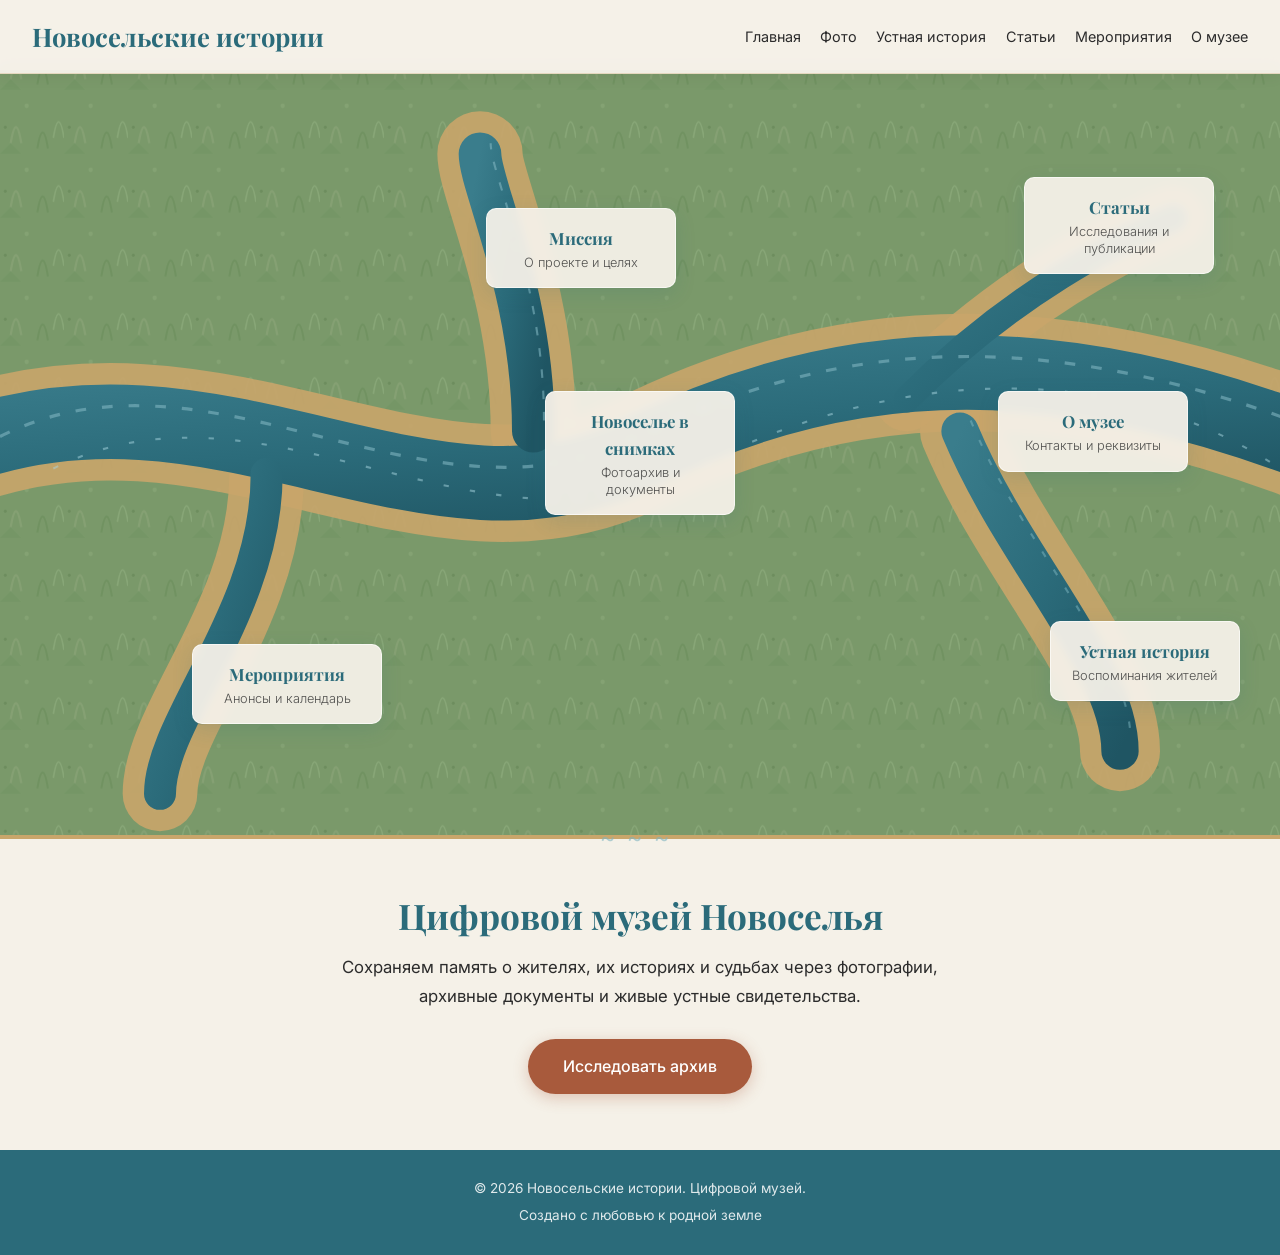
<file: index.html>
<!DOCTYPE html>
<html lang="ru">
<head>
    <meta charset="UTF-8">
    <meta name="viewport" content="width=device-width, initial-scale=1.0">
    <title>Новосельские истории — Цифровой музей</title>
    <link rel="preconnect" href="https://fonts.googleapis.com">
    <link rel="preconnect" href="https://fonts.gstatic.com" crossorigin>
    <link href="https://fonts.googleapis.com/css2?family=Playfair+Display:ital,wght@0,400;0,700;1,400&family=Inter:wght@300;400;500&display=swap" rel="stylesheet">
    <style>
        :root {
            --color-water-deep: #2B6B7A; --color-water-light: #7FB5C0; --color-bank: #C9A66B;
            --color-grass-1: #7A996A; --color-bg: #F5F1E8; --color-text: #2C2C2C; --color-accent: #A85A3C;
            --font-heading: 'Playfair Display', Georgia, serif; --font-body: 'Inter', -apple-system, sans-serif;
        }
        * { margin: 0; padding: 0; box-sizing: border-box; }
        html, body { width: 100%; min-height: 100vh; scroll-behavior: smooth; }
        body { font-family: var(--font-body); color: var(--color-text); background-color: var(--color-bg); line-height: 1.6; }
        
        .site-header { position: fixed; top: 0; left: 0; right: 0; background: rgba(245, 241, 232, 0.95); backdrop-filter: blur(8px); z-index: 1000; padding: 1rem 2rem; box-shadow: 0 2px 15px rgba(0,0,0,0.06); border-bottom: 1px solid rgba(201, 166, 107, 0.3); }
        .header-content { max-width: 1300px; margin: 0 auto; display: flex; justify-content: space-between; align-items: center; flex-wrap: wrap; gap: 1rem; }
        .site-title { font-family: var(--font-heading); font-size: 1.6rem; font-weight: 700; color: var(--color-water-deep); text-decoration: none; }
        .main-nav { display: flex; gap: 1.2rem; flex-wrap: wrap; }
        .nav-link { font-size: 0.9rem; color: var(--color-text); text-decoration: none; transition: color 0.3s ease; position: relative; }
        .nav-link:hover { color: var(--color-accent); }
        .nav-link::after { content: ''; position: absolute; bottom: -4px; left: 0; width: 0; height: 2px; background: var(--color-accent); transition: width 0.3s ease; }
        .nav-link:hover::after { width: 100%; }

        .landing-page { padding-top: 70px; }
        .map-container { position: relative; width: 100%; min-height: 85vh; background-color: var(--color-grass-1); overflow: hidden; }
        .channels-bg { position: absolute; top: 0; left: 0; width: 100%; height: 100%; z-index: 1; }
        .water-shimmer { animation: shimmer 6s ease-in-out infinite alternate; }
        @keyframes shimmer { 0% { opacity: 0.3; stroke-dashoffset: 0; } 100% { opacity: 0.7; stroke-dashoffset: -20; } }

        .island-card { position: absolute; background: rgba(245, 241, 232, 0.95); padding: 1rem 1.2rem; border-radius: 10px; box-shadow: 0 6px 20px rgba(43, 107, 122, 0.15); text-align: center; transition: all 0.4s cubic-bezier(0.25, 0.46, 0.45, 0.94); border: 1px solid rgba(255, 255, 255, 0.6); backdrop-filter: blur(4px); cursor: pointer; width: 190px; z-index: 5; text-decoration: none; display: block; }
        .island-card:hover { transform: translateY(-5px) scale(1.03); box-shadow: 0 12px 30px rgba(43, 107, 122, 0.25); background: rgba(245, 241, 232, 0.98); border-color: var(--color-water-light); }
        .island-card h3 { font-family: var(--font-heading); font-size: 1.05rem; color: var(--color-water-deep); margin-bottom: 0.2rem; font-weight: 700; }
        .island-card p { font-size: 0.8rem; color: var(--color-text); opacity: 0.8; font-weight: 300; line-height: 1.3; }

        .island-home { top: 42%; left: 12%; }
        .island-mission { top: 18%; left: 38%; }
        .island-photos { top: 42%; left: 50%; transform: translateX(-50%); }
        .island-photos:hover { transform: translateX(-50%) translateY(-5px) scale(1.03); }
        .island-oral { top: 72%; left: 82%; }
        .island-articles { top: 14%; left: 80%; }
        .island-events { top: 75%; left: 15%; }
        .island-about { top: 42%; left: 78%; }

        .welcome-section { background: var(--color-bg); padding: 3.5rem 2rem; text-align: center; border-top: 4px solid var(--color-bank); position: relative; }
        .welcome-section::before { content: '~~~'; position: absolute; top: -20px; left: 50%; transform: translateX(-50%); color: var(--color-water-light); font-size: 1.5rem; letter-spacing: 12px; opacity: 0.6; }
        .welcome-content { max-width: 650px; margin: 0 auto; }
        .welcome-title { font-family: var(--font-heading); font-size: 2.2rem; color: var(--color-water-deep); margin-bottom: 1rem; line-height: 1.2; }
        .welcome-text { font-size: 1.05rem; margin-bottom: 1.8rem; color: var(--color-text); line-height: 1.7; }
        .cta-button { display: inline-block; padding: 0.9rem 2.2rem; background: var(--color-accent); color: white; text-decoration: none; border-radius: 50px; font-weight: 500; transition: all 0.3s ease; box-shadow: 0 4px 15px rgba(168, 90, 60, 0.3); }
        .cta-button:hover { background: var(--color-water-deep); transform: translateY(-3px); box-shadow: 0 8px 25px rgba(43, 107, 122, 0.4); }

        .site-footer { background: var(--color-water-deep); color: white; text-align: center; padding: 1.5rem; }
        .site-footer p { margin: 0.3rem 0; opacity: 0.85; font-size: 0.85rem; }

        @media (max-width: 768px) {
            .header-content { flex-direction: column; align-items: center; text-align: center; }
            .site-title { font-size: 1.3rem; }
            .main-nav { justify-content: center; gap: 0.6rem; }
            .nav-link { font-size: 0.8rem; }
            .map-container { min-height: auto; padding: 2rem 0; background: var(--color-grass-1); }
            .island-card { position: relative; top: auto !important; left: auto !important; transform: none !important; width: 85%; max-width: 320px; margin: 0 auto 1.5rem auto; }
            .island-card:hover { transform: translateY(-3px) scale(1.02) !important; }
            .map-container::before { content: ''; position: absolute; top: 0; left: 50%; transform: translateX(-50%); width: 40px; height: 100%; background: linear-gradient(to bottom, var(--color-water-light), var(--color-water-deep), var(--color-water-light)); border-radius: 20px; z-index: 1; opacity: 0.6; }
            .island-home { margin-left: 5%; } .island-mission { margin-right: 5%; } .island-photos { margin-left: 5%; }
            .island-events { margin-right: 5%; } .island-oral { margin-left: 5%; } .island-articles { margin-right: 5%; } .island-about { margin-left: 5%; }
            .welcome-title { font-size: 1.7rem; } .welcome-text { font-size: 0.95rem; }
        }
    </style>
</head>
<body>
    <header class="site-header">
        <div class="header-content">
            <a href="index.html" class="site-title">Новосельские истории</a>
            <nav class="main-nav">
                <a href="index.html" class="nav-link">Главная</a>
                <a href="photos.html" class="nav-link">Фото</a>
                <a href="oral-history.html" class="nav-link">Устная история</a>
                <a href="articles.html" class="nav-link">Статьи</a>
                <a href="events.html" class="nav-link">Мероприятия</a>
                <a href="about.html" class="nav-link">О музее</a>
            </nav>
        </div>
    </header>

    <main class="landing-page">
        <div class="map-container">
            <svg class="channels-bg" viewBox="0 0 1200 800" preserveAspectRatio="xMidYMid slice" xmlns="http://www.w3.org/2000/svg">
                <defs>
                    <pattern id="grassTexture" x="0" y="0" width="60" height="60" patternUnits="userSpaceOnUse">
                        <rect width="60" height="60" fill="#7A996A"/>
                        <path d="M10 50 Q15 20 20 50" stroke="#8FA87C" stroke-width="2" fill="none" opacity="0.5"/>
                        <path d="M35 55 Q40 25 45 55" stroke="#6B8E5C" stroke-width="2" fill="none" opacity="0.6"/>
                        <path d="M50 45 Q55 15 60 45" stroke="#9BB88A" stroke-width="1.5" fill="none" opacity="0.4"/>
                        <circle cx="25" cy="15" r="2" fill="#9BB88A" opacity="0.3"/>
                        <circle cx="5" cy="35" r="1.5" fill="#5A7A4C" opacity="0.4"/>
                        <path d="M0 60 L10 50 L20 60" fill="#6B8E5C" opacity="0.3"/>
                    </pattern>
                    <linearGradient id="waterDeep" x1="0%" y1="0%" x2="100%" y2="100%">
                        <stop offset="0%" stop-color="#3a7d8c" /><stop offset="50%" stop-color="#2B6B7A" /><stop offset="100%" stop-color="#1f5563" />
                    </linearGradient>
                </defs>
                <rect width="1200" height="800" fill="url(#grassTexture)" />
                <path d="M -50 400 C 200 300, 400 500, 600 400 S 1000 300, 1250 400" fill="none" stroke="#C9A66B" stroke-width="110" stroke-linecap="round" opacity="0.9"/>
                <path d="M 500 380 C 500 250, 450 150, 450 120" fill="none" stroke="#C9A66B" stroke-width="80" stroke-linecap="round" opacity="0.9"/>
                <path d="M 250 420 C 250 550, 150 650, 150 720" fill="none" stroke="#C9A66B" stroke-width="70" stroke-linecap="round" opacity="0.9"/>
                <path d="M 900 380 C 950 500, 1050 600, 1050 680" fill="none" stroke="#C9A66B" stroke-width="75" stroke-linecap="round" opacity="0.9"/>
                <path d="M 850 350 C 950 250, 1050 200, 1100 180" fill="none" stroke="#C9A66B" stroke-width="60" stroke-linecap="round" opacity="0.9"/>
                <path d="M -50 400 C 200 300, 400 500, 600 400 S 1000 300, 1250 400" fill="none" stroke="url(#waterDeep)" stroke-width="70" stroke-linecap="round"/>
                <path d="M 500 380 C 500 250, 450 150, 450 120" fill="none" stroke="url(#waterDeep)" stroke-width="40" stroke-linecap="round"/>
                <path d="M 250 420 C 250 550, 150 650, 150 720" fill="none" stroke="url(#waterDeep)" stroke-width="30" stroke-linecap="round"/>
                <path d="M 900 380 C 950 500, 1050 600, 1050 680" fill="none" stroke="url(#waterDeep)" stroke-width="35" stroke-linecap="round"/>
                <path d="M 850 350 C 950 250, 1050 200, 1100 180" fill="none" stroke="url(#waterDeep)" stroke-width="25" stroke-linecap="round"/>
                <path class="water-shimmer" d="M 0 385 C 200 285, 400 485, 600 385 S 1000 285, 1250 385" fill="none" stroke="#7FB5C0" stroke-width="3" stroke-dasharray="10, 15" opacity="0.6"/>
                <path class="water-shimmer" d="M 50 415 C 250 315, 450 515, 650 415 S 1050 315, 1200 415" fill="none" stroke="#a8d5e0" stroke-width="2" stroke-dasharray="5, 20" opacity="0.5" style="animation-delay: 1.5s;"/>
                <path class="water-shimmer" d="M 510 370 C 510 240, 460 140, 460 110" fill="none" stroke="#7FB5C0" stroke-width="2" stroke-dasharray="8, 12" opacity="0.6" style="animation-delay: 0.5s;"/>
                <path class="water-shimmer" d="M 910 370 C 960 490, 1060 590, 1060 670" fill="none" stroke="#7FB5C0" stroke-width="2" stroke-dasharray="6, 14" opacity="0.5" style="animation-delay: 2s;"/>
            </svg>

            <a href="mission.html" class="island-card island-mission"><h3>Миссия</h3><p>О проекте и целях</p></a>
            <a href="articles.html" class="island-card island-articles"><h3>Статьи</h3><p>Исследования и публикации</p></a>
            <a href="photos.html" class="island-card island-photos"><h3>Новоселье в снимках</h3><p>Фотоархив и документы</p></a>
            <a href="oral-history.html" class="island-card island-oral"><h3>Устная история</h3><p>Воспоминания жителей</p></a>
            <a href="events.html" class="island-card island-events"><h3>Мероприятия</h3><p>Анонсы и календарь</p></a>
            <a href="about.html" class="island-card island-about"><h3>О музее</h3><p>Контакты и реквизиты</p></a>
        </div>

        <section class="welcome-section">
            <div class="welcome-content">
                <h2 class="welcome-title">Цифровой музей Новоселья</h2>
                <p class="welcome-text">Сохраняем память о жителях, их историях и судьбах через фотографии, архивные документы и живые устные свидетельства.</p>
                <a href="photos.html" class="cta-button">Исследовать архив</a>
            </div>
        </section>
    </main>

    <footer class="site-footer">
        <p>&copy; 2026 Новосельские истории. Цифровой музей.</p>
        <p>Создано с любовью к родной земле</p>
    </footer>
</body>
</html>
</file>
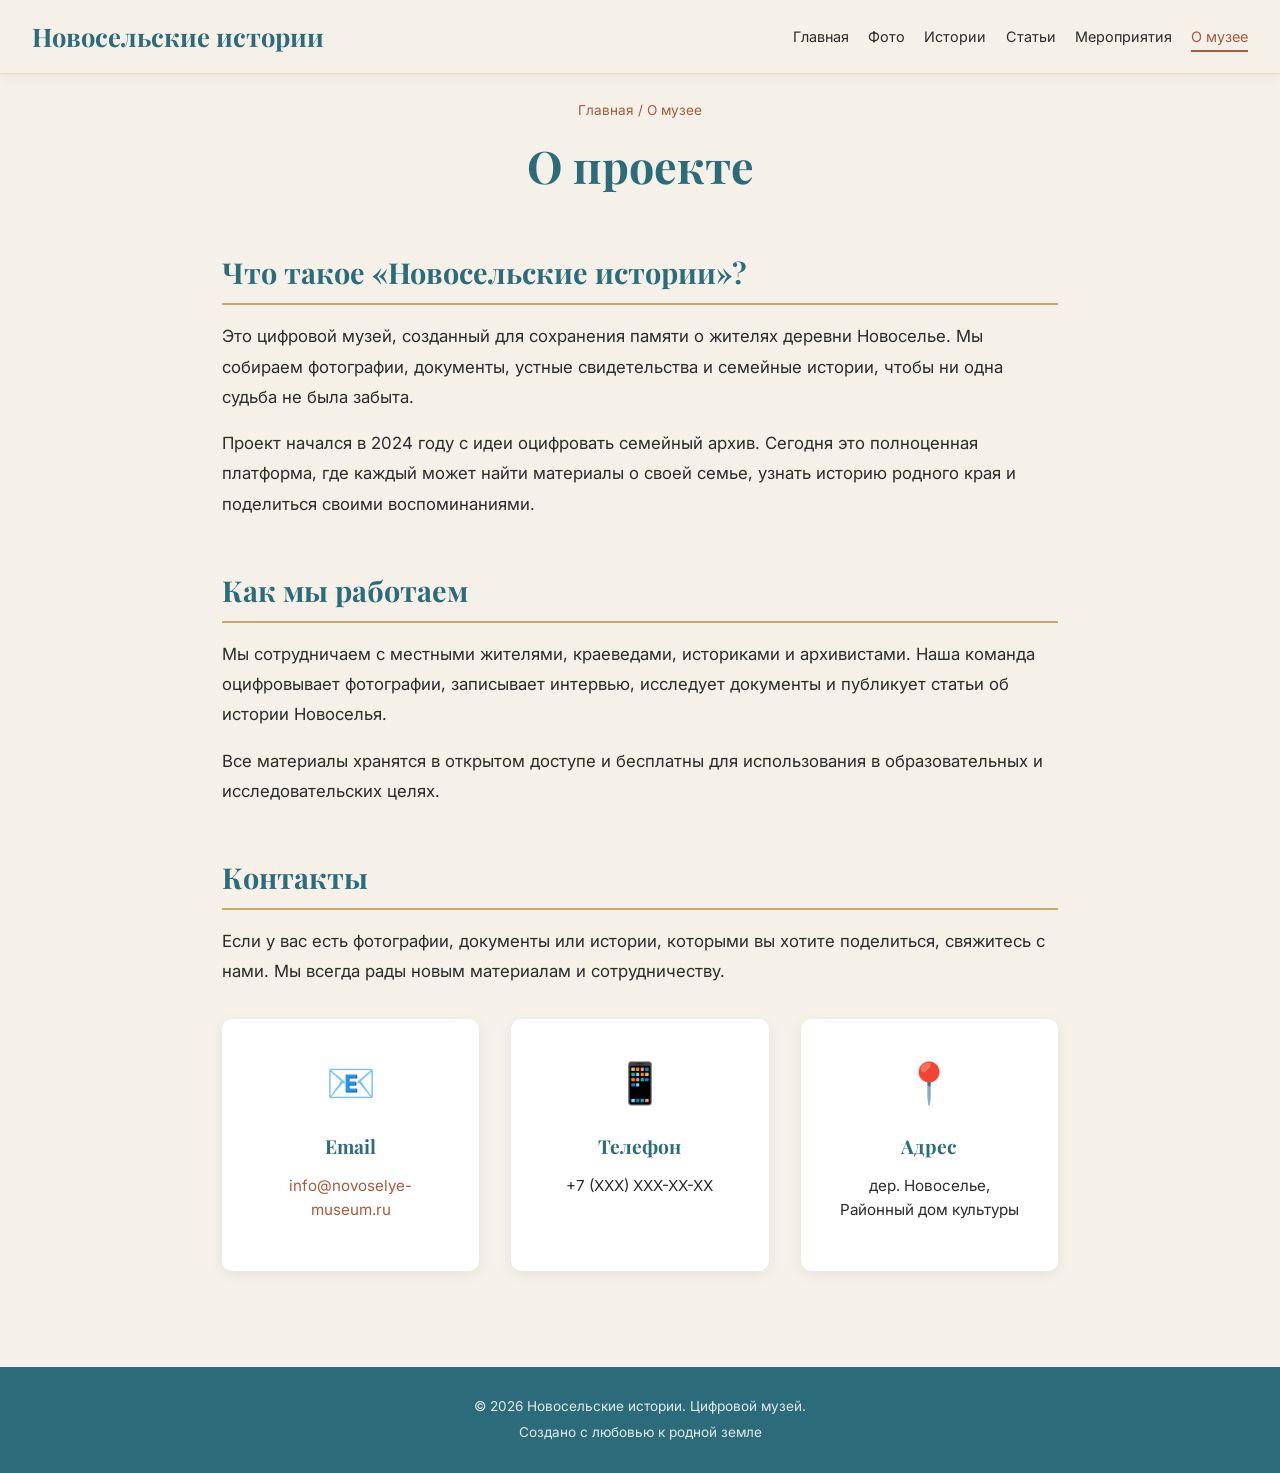
<file: about.html>
<!DOCTYPE html>
<html lang="ru">
<head>
    <meta charset="UTF-8">
    <meta name="viewport" content="width=device-width, initial-scale=1.0">
    <title>О музее — Новосельские истории</title>
    <link rel="preconnect" href="https://fonts.googleapis.com">
    <link rel="preconnect" href="https://fonts.gstatic.com" crossorigin>
    <link href="https://fonts.googleapis.com/css2?family=Playfair+Display:ital,wght@0,400;0,700;1,400&family=Inter:wght@300;400;500&display=swap" rel="stylesheet">
    <style>
        :root {
            --color-water-deep: #2B6B7A; --color-water-light: #7FB5C0; --color-bank: #C9A66B;
            --color-bg: #F5F1E8; --color-text: #2C2C2C; --color-accent: #A85A3C;
            --font-heading: 'Playfair Display', Georgia, serif; --font-body: 'Inter', -apple-system, sans-serif;
        }
        * { margin: 0; padding: 0; box-sizing: border-box; }
        body { font-family: var(--font-body); color: var(--color-text); background-color: var(--color-bg); line-height: 1.6; min-height: 100vh; display: flex; flex-direction: column; }
        
        .site-header { position: fixed; top: 0; left: 0; right: 0; background: rgba(245, 241, 232, 0.95); backdrop-filter: blur(8px); z-index: 1000; padding: 1rem 2rem; box-shadow: 0 2px 15px rgba(0,0,0,0.06); border-bottom: 1px solid rgba(201, 166, 107, 0.3); }
        .header-content { max-width: 1300px; margin: 0 auto; display: flex; justify-content: space-between; align-items: center; flex-wrap: wrap; gap: 1rem; }
        .site-title { font-family: var(--font-heading); font-size: 1.6rem; font-weight: 700; color: var(--color-water-deep); text-decoration: none; }
        .main-nav { display: flex; gap: 1.2rem; flex-wrap: wrap; }
        .nav-link { font-size: 0.9rem; color: var(--color-text); text-decoration: none; transition: color 0.3s ease; position: relative; }
        .nav-link:hover, .nav-link.active { color: var(--color-accent); }
        .nav-link.active::after { content: ''; position: absolute; bottom: -4px; left: 0; width: 100%; height: 2px; background: var(--color-accent); }

        .page-content { flex: 1; padding-top: 100px; padding-bottom: 3rem; width: 100%; max-width: 900px; margin: 0 auto; padding-left: 2rem; padding-right: 2rem; }
        
        .page-header { margin-bottom: 3rem; text-align: center; }
        .breadcrumbs { font-size: 0.85rem; color: var(--color-accent); margin-bottom: 0.5rem; }
        .breadcrumbs a { color: var(--color-accent); text-decoration: none; }
        .breadcrumbs a:hover { text-decoration: underline; }
        .page-title { font-family: var(--font-heading); font-size: 2.8rem; color: var(--color-water-deep); margin-bottom: 1rem; }

        .about-section { margin-bottom: 3rem; }
        .about-section h2 { font-family: var(--font-heading); font-size: 1.8rem; color: var(--color-water-deep); margin-bottom: 1rem; border-bottom: 2px solid var(--color-bank); padding-bottom: 0.5rem; }
        .about-section p { font-size: 1.05rem; line-height: 1.8; margin-bottom: 1rem; }

        .contact-grid { display: grid; grid-template-columns: repeat(auto-fit, minmax(250px, 1fr)); gap: 2rem; margin-top: 2rem; }
        .contact-card { background: white; padding: 2rem; border-radius: 10px; box-shadow: 0 4px 15px rgba(0,0,0,0.06); text-align: center; }
        .contact-icon { font-size: 2.5rem; margin-bottom: 1rem; }
        .contact-card h3 { font-family: var(--font-heading); font-size: 1.2rem; color: var(--color-water-deep); margin-bottom: 0.8rem; }
        .contact-card p { font-size: 0.95rem; line-height: 1.6; }
        .contact-card a { color: var(--color-accent); text-decoration: none; }
        .contact-card a:hover { text-decoration: underline; }

        .site-footer { background: var(--color-water-deep); color: white; text-align: center; padding: 1.5rem; margin-top: auto; }
        .site-footer p { margin: 0.3rem 0; opacity: 0.85; font-size: 0.85rem; }

        @media (max-width: 768px) {
            .header-content { flex-direction: column; align-items: center; }
            .page-title { font-size: 2rem; }
            .contact-grid { grid-template-columns: 1fr; }
        }
    </style>
</head>
<body>
    <header class="site-header">
        <div class="header-content">
            <a href="index.html" class="site-title">Новосельские истории</a>
            <nav class="main-nav">
                <a href="index.html" class="nav-link">Главная</a>
                <a href="photos.html" class="nav-link">Фото</a>
                <a href="oral-history.html" class="nav-link">Истории</a>
                <a href="articles.html" class="nav-link">Статьи</a>
                <a href="events.html" class="nav-link">Мероприятия</a>
                <a href="about.html" class="nav-link active">О музее</a>
            </nav>
        </div>
    </header>

    <main class="page-content">
        <div class="page-header">
            <div class="breadcrumbs"><a href="index.html">Главная</a> / О музее</div>
            <h1 class="page-title">О проекте</h1>
        </div>

        <div class="about-section">
            <h2>Что такое «Новосельские истории»?</h2>
            <p>Это цифровой музей, созданный для сохранения памяти о жителях деревни Новоселье. Мы собираем фотографии, документы, устные свидетельства и семейные истории, чтобы ни одна судьба не была забыта.</p>
            <p>Проект начался в 2024 году с идеи оцифровать семейный архив. Сегодня это полноценная платформа, где каждый может найти материалы о своей семье, узнать историю родного края и поделиться своими воспоминаниями.</p>
        </div>

        <div class="about-section">
            <h2>Как мы работаем</h2>
            <p>Мы сотрудничаем с местными жителями, краеведами, историками и архивистами. Наша команда оцифровывает фотографии, записывает интервью, исследует документы и публикует статьи об истории Новоселья.</p>
            <p>Все материалы хранятся в открытом доступе и бесплатны для использования в образовательных и исследовательских целях.</p>
        </div>

        <div class="about-section">
            <h2>Контакты</h2>
            <p>Если у вас есть фотографии, документы или истории, которыми вы хотите поделиться, свяжитесь с нами. Мы всегда рады новым материалам и сотрудничеству.</p>
            
            <div class="contact-grid">
                <div class="contact-card">
                    <div class="contact-icon">📧</div>
                    <h3>Email</h3>
                    <p><a href="mailto:info@novoselye-museum.ru">info@novoselye-museum.ru</a></p>
                </div>
                <div class="contact-card">
                    <div class="contact-icon">📱</div>
                    <h3>Телефон</h3>
                    <p>+7 (XXX) XXX-XX-XX</p>
                </div>
                <div class="contact-card">
                    <div class="contact-icon">📍</div>
                    <h3>Адрес</h3>
                    <p>дер. Новоселье,<br>Районный дом культуры</p>
                </div>
            </div>
        </div>
    </main>

    <footer class="site-footer">
        <p>&copy; 2026 Новосельские истории. Цифровой музей.</p>
        <p>Создано с любовью к родной земле</p>
    </footer>
</body>
</html>
</file>
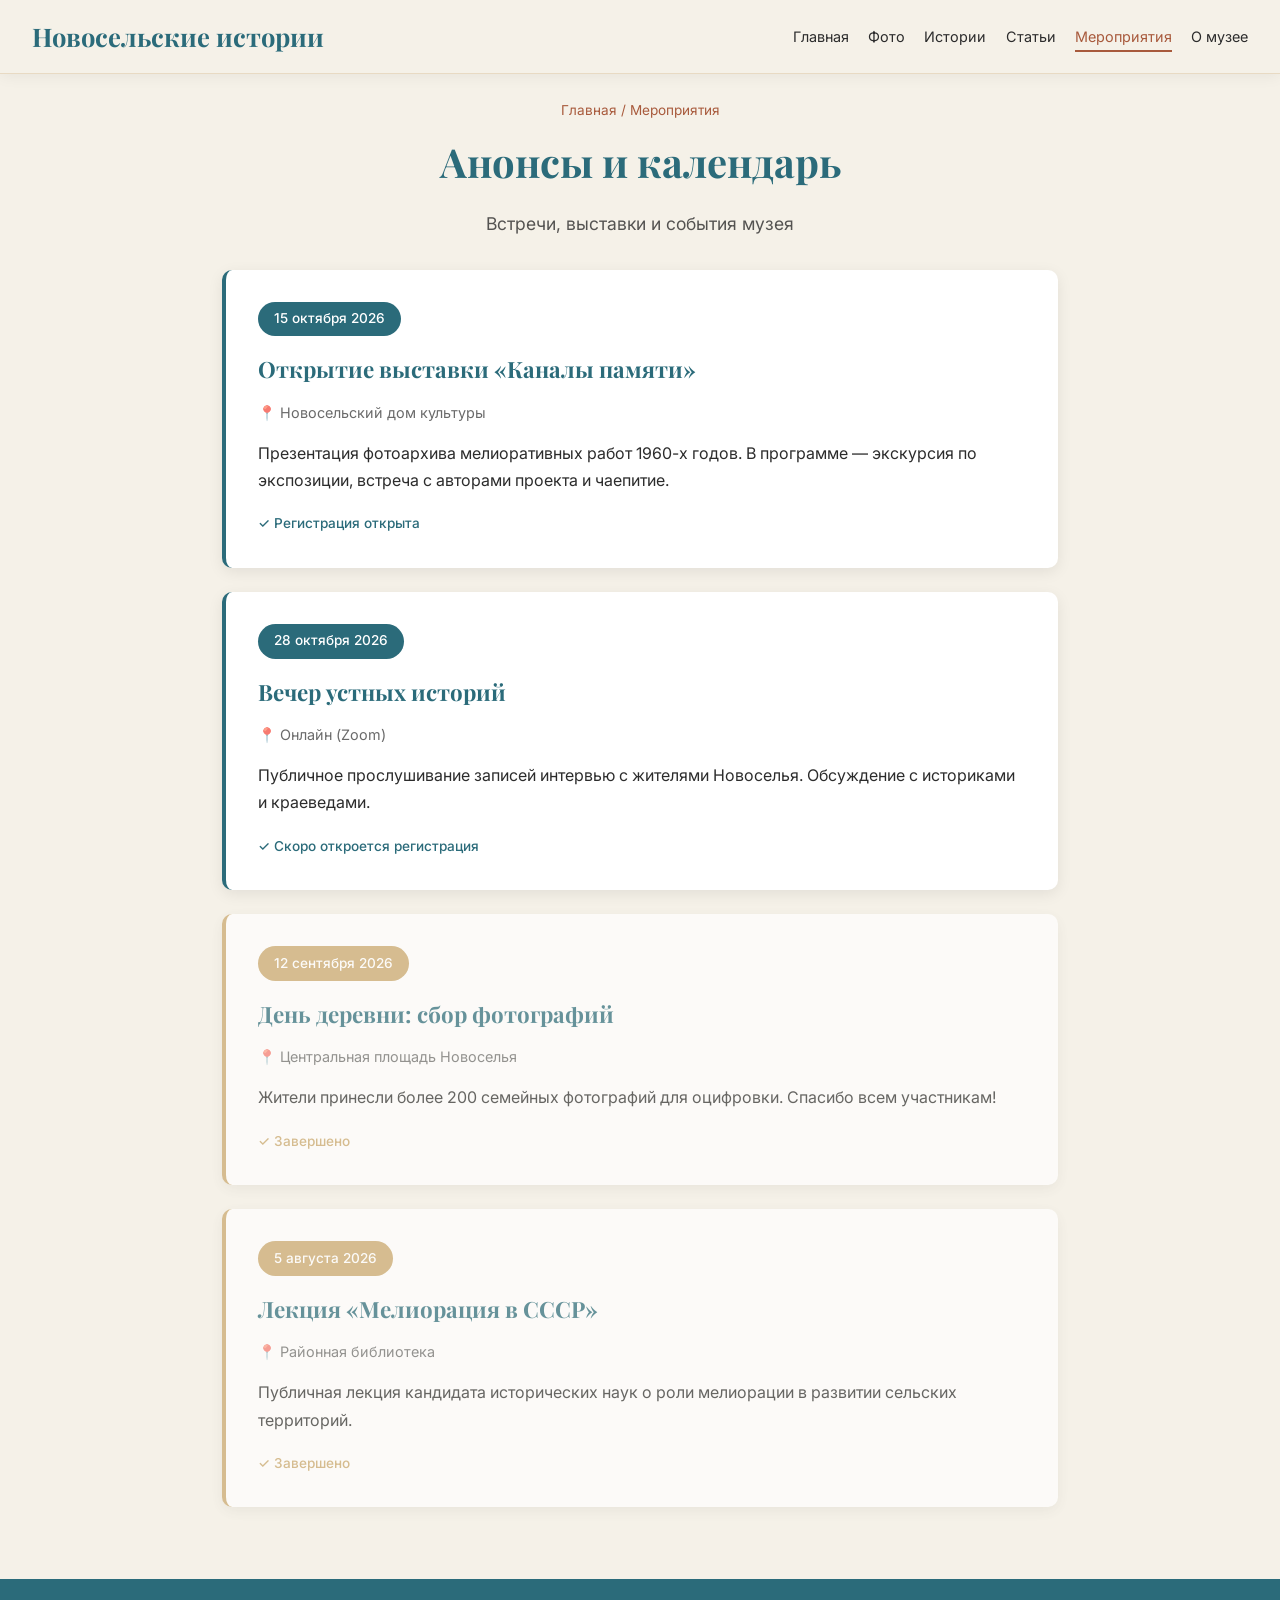
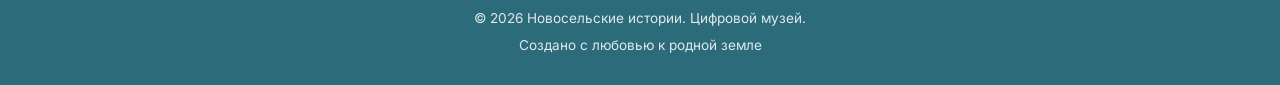
<file: events.html>
<!DOCTYPE html>
<html lang="ru">
<head>
    <meta charset="UTF-8">
    <meta name="viewport" content="width=device-width, initial-scale=1.0">
    <title>Мероприятия — Новосельские истории</title>
    <link rel="preconnect" href="https://fonts.googleapis.com">
    <link rel="preconnect" href="https://fonts.gstatic.com" crossorigin>
    <link href="https://fonts.googleapis.com/css2?family=Playfair+Display:ital,wght@0,400;0,700;1,400&family=Inter:wght@300;400;500&display=swap" rel="stylesheet">
    <style>
        :root {
            --color-water-deep: #2B6B7A; --color-water-light: #7FB5C0; --color-bank: #C9A66B;
            --color-bg: #F5F1E8; --color-text: #2C2C2C; --color-accent: #A85A3C;
            --font-heading: 'Playfair Display', Georgia, serif; --font-body: 'Inter', -apple-system, sans-serif;
        }
        * { margin: 0; padding: 0; box-sizing: border-box; }
        body { font-family: var(--font-body); color: var(--color-text); background-color: var(--color-bg); line-height: 1.6; min-height: 100vh; display: flex; flex-direction: column; }
        
        .site-header { position: fixed; top: 0; left: 0; right: 0; background: rgba(245, 241, 232, 0.95); backdrop-filter: blur(8px); z-index: 1000; padding: 1rem 2rem; box-shadow: 0 2px 15px rgba(0,0,0,0.06); border-bottom: 1px solid rgba(201, 166, 107, 0.3); }
        .header-content { max-width: 1300px; margin: 0 auto; display: flex; justify-content: space-between; align-items: center; flex-wrap: wrap; gap: 1rem; }
        .site-title { font-family: var(--font-heading); font-size: 1.6rem; font-weight: 700; color: var(--color-water-deep); text-decoration: none; }
        .main-nav { display: flex; gap: 1.2rem; flex-wrap: wrap; }
        .nav-link { font-size: 0.9rem; color: var(--color-text); text-decoration: none; transition: color 0.3s ease; position: relative; }
        .nav-link:hover, .nav-link.active { color: var(--color-accent); }
        .nav-link.active::after { content: ''; position: absolute; bottom: -4px; left: 0; width: 100%; height: 2px; background: var(--color-accent); }

        .page-content { flex: 1; padding-top: 100px; padding-bottom: 3rem; width: 100%; max-width: 900px; margin: 0 auto; padding-left: 2rem; padding-right: 2rem; }
        
        .page-header { margin-bottom: 2rem; text-align: center; }
        .breadcrumbs { font-size: 0.85rem; color: var(--color-accent); margin-bottom: 0.5rem; }
        .breadcrumbs a { color: var(--color-accent); text-decoration: none; }
        .breadcrumbs a:hover { text-decoration: underline; }
        .page-title { font-family: var(--font-heading); font-size: 2.5rem; color: var(--color-water-deep); margin-bottom: 1rem; }
        .page-subtitle { font-size: 1.1rem; color: var(--color-text); opacity: 0.8; max-width: 600px; margin: 0 auto; }

        .events-list { margin-top: 2rem; }

        .event-card { background: white; border-radius: 10px; padding: 2rem; margin-bottom: 1.5rem; box-shadow: 0 4px 15px rgba(0,0,0,0.08); border-left: 4px solid var(--color-water-deep); transition: all 0.3s ease; }
        .event-card:hover { transform: translateX(5px); box-shadow: 0 8px 25px rgba(43, 107, 122, 0.15); }
        .event-card.past { opacity: 0.7; border-left-color: var(--color-bank); }
        
        .event-date { display: inline-block; background: var(--color-water-deep); color: white; padding: 0.4rem 1rem; border-radius: 50px; font-size: 0.85rem; font-weight: 500; margin-bottom: 1rem; }
        .event-card.past .event-date { background: var(--color-bank); }
        
        .event-title { font-family: var(--font-heading); font-size: 1.4rem; color: var(--color-water-deep); margin-bottom: 0.8rem; }
        .event-location { font-size: 0.9rem; opacity: 0.7; margin-bottom: 1rem; display: flex; align-items: center; gap: 0.5rem; }
        .event-description { font-size: 1rem; line-height: 1.7; margin-bottom: 1rem; }
        .event-status { font-size: 0.85rem; font-weight: 500; }
        .event-status.upcoming { color: var(--color-water-deep); }
        .event-status.completed { color: var(--color-bank); }

        .site-footer { background: var(--color-water-deep); color: white; text-align: center; padding: 1.5rem; margin-top: auto; }
        .site-footer p { margin: 0.3rem 0; opacity: 0.85; font-size: 0.85rem; }

        @media (max-width: 768px) {
            .header-content { flex-direction: column; align-items: center; }
            .page-title { font-size: 2rem; }
            .event-card { padding: 1.5rem; }
        }
    </style>
</head>
<body>
    <header class="site-header">
        <div class="header-content">
            <a href="index.html" class="site-title">Новосельские истории</a>
            <nav class="main-nav">
                <a href="index.html" class="nav-link">Главная</a>
                <a href="photos.html" class="nav-link">Фото</a>
                <a href="oral-history.html" class="nav-link">Истории</a>
                <a href="articles.html" class="nav-link">Статьи</a>
                <a href="events.html" class="nav-link active">Мероприятия</a>
                <a href="about.html" class="nav-link">О музее</a>
            </nav>
        </div>
    </header>

    <main class="page-content">
        <div class="page-header">
            <div class="breadcrumbs"><a href="index.html">Главная</a> / Мероприятия</div>
            <h1 class="page-title">Анонсы и календарь</h1>
            <p class="page-subtitle">Встречи, выставки и события музея</p>
        </div>

        <div class="events-list">
            <!-- Будущее мероприятие -->
            <div class="event-card">
                <span class="event-date">15 октября 2026</span>
                <h2 class="event-title">Открытие выставки «Каналы памяти»</h2>
                <div class="event-location">📍 Новосельский дом культуры</div>
                <p class="event-description">Презентация фотоархива мелиоративных работ 1960-х годов. В программе — экскурсия по экспозиции, встреча с авторами проекта и чаепитие.</p>
                <span class="event-status upcoming">✓ Регистрация открыта</span>
            </div>

            <!-- Будущее мероприятие -->
            <div class="event-card">
                <span class="event-date">28 октября 2026</span>
                <h2 class="event-title">Вечер устных историй</h2>
                <div class="event-location">📍 Онлайн (Zoom)</div>
                <p class="event-description">Публичное прослушивание записей интервью с жителями Новоселья. Обсуждение с историками и краеведами.</p>
                <span class="event-status upcoming">✓ Скоро откроется регистрация</span>
            </div>

            <!-- Прошедшее мероприятие -->
            <div class="event-card past">
                <span class="event-date">12 сентября 2026</span>
                <h2 class="event-title">День деревни: сбор фотографий</h2>
                <div class="event-location">📍 Центральная площадь Новоселья</div>
                <p class="event-description">Жители принесли более 200 семейных фотографий для оцифровки. Спасибо всем участникам!</p>
                <span class="event-status completed">✓ Завершено</span>
            </div>

            <!-- Прошедшее мероприятие -->
            <div class="event-card past">
                <span class="event-date">5 августа 2026</span>
                <h2 class="event-title">Лекция «Мелиорация в СССР»</h2>
                <div class="event-location">📍 Районная библиотека</div>
                <p class="event-description">Публичная лекция кандидата исторических наук о роли мелиорации в развитии сельских территорий.</p>
                <span class="event-status completed">✓ Завершено</span>
            </div>
        </div>
    </main>

    <footer class="site-footer">
        <p>&copy; 2026 Новосельские истории. Цифровой музей.</p>
        <p>Создано с любовью к родной земле</p>
    </footer>
</body>
</html>
</file>
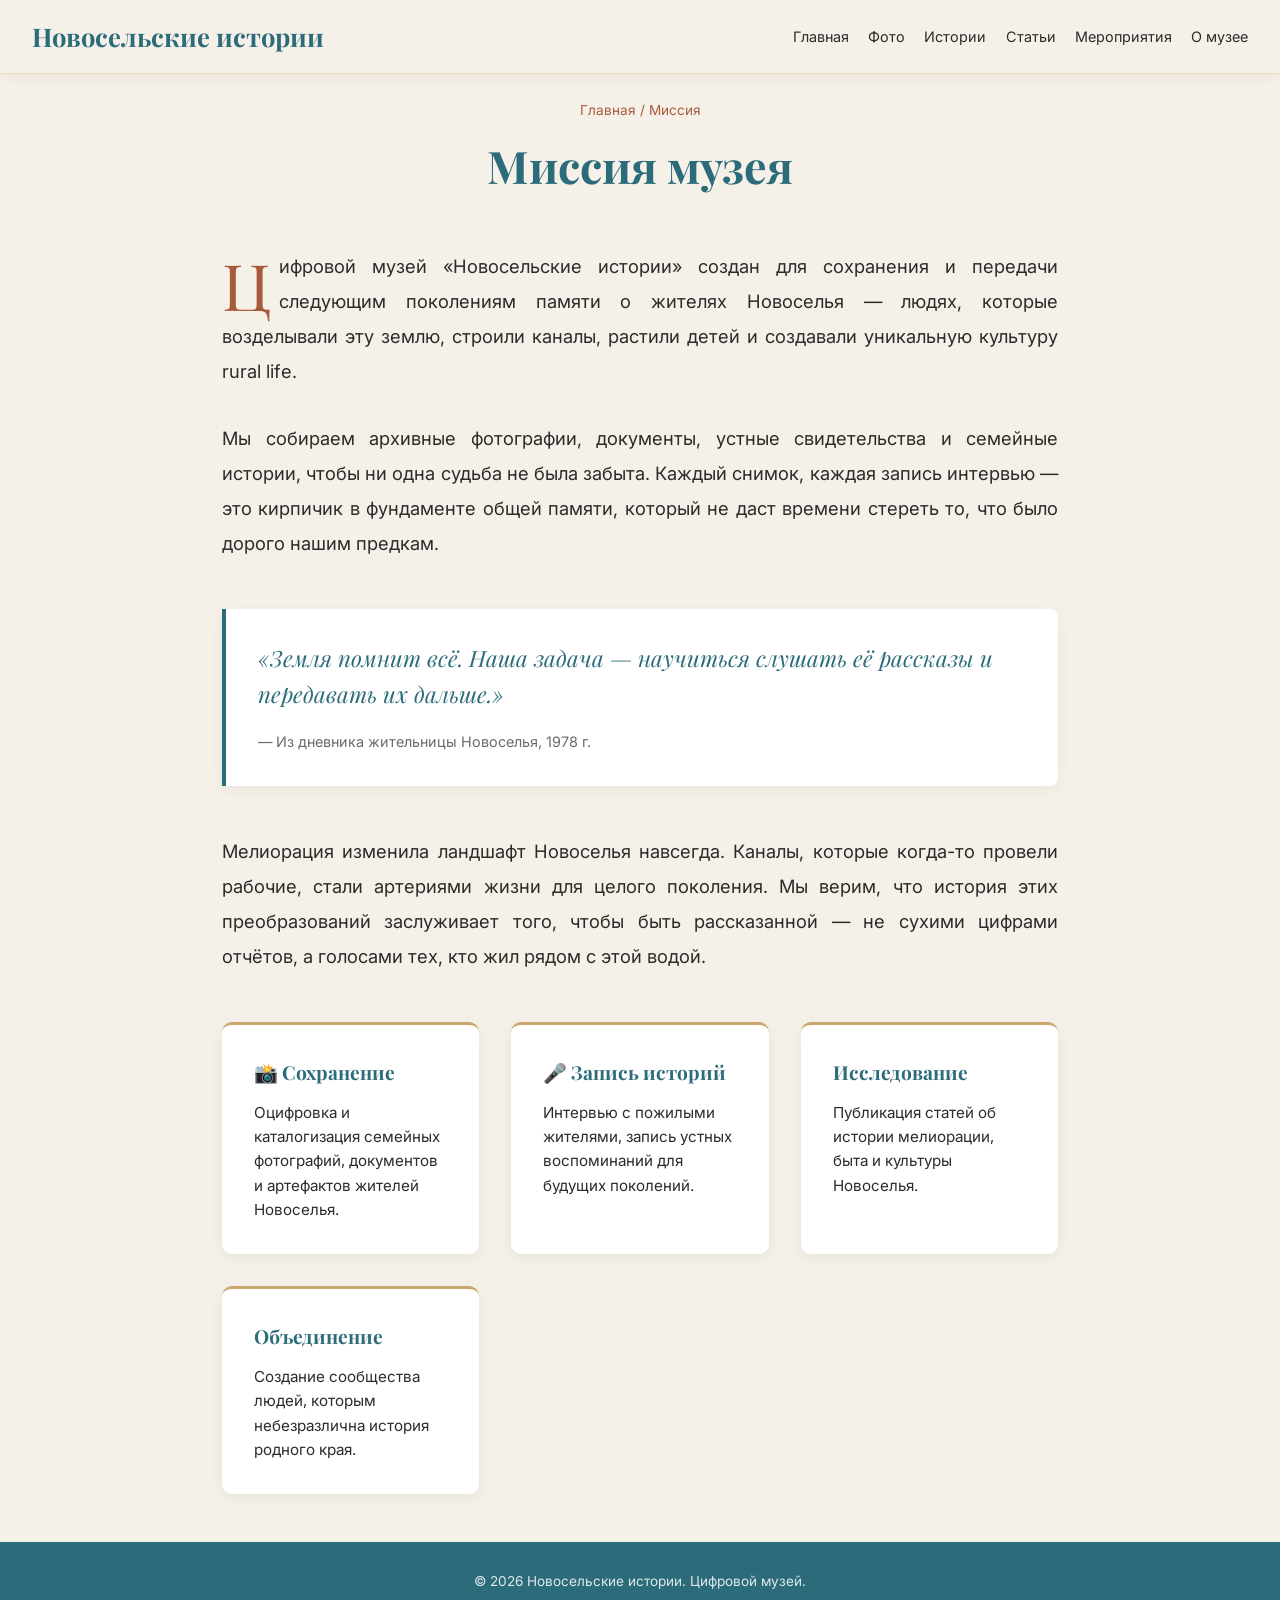
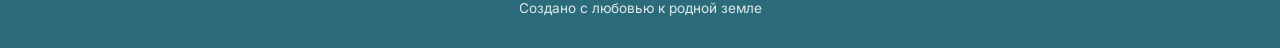
<file: mission.html>
<!DOCTYPE html>
<html lang="ru">
<head>
    <meta charset="UTF-8">
    <meta name="viewport" content="width=device-width, initial-scale=1.0">
    <title>Миссия — Новосельские истории</title>
    <link rel="preconnect" href="https://fonts.googleapis.com">
    <link rel="preconnect" href="https://fonts.gstatic.com" crossorigin>
    <link href="https://fonts.googleapis.com/css2?family=Playfair+Display:ital,wght@0,400;0,700;1,400&family=Inter:wght@300;400;500&display=swap" rel="stylesheet">
    <style>
        :root {
            --color-water-deep: #2B6B7A; --color-water-light: #7FB5C0; --color-bank: #C9A66B;
            --color-grass-1: #7A996A; --color-bg: #F5F1E8; --color-text: #2C2C2C; --color-accent: #A85A3C;
            --font-heading: 'Playfair Display', Georgia, serif; --font-body: 'Inter', -apple-system, sans-serif;
        }
        * { margin: 0; padding: 0; box-sizing: border-box; }
        body { font-family: var(--font-body); color: var(--color-text); background-color: var(--color-bg); line-height: 1.6; min-height: 100vh; display: flex; flex-direction: column; }
        
        .site-header { position: fixed; top: 0; left: 0; right: 0; background: rgba(245, 241, 232, 0.95); backdrop-filter: blur(8px); z-index: 1000; padding: 1rem 2rem; box-shadow: 0 2px 15px rgba(0,0,0,0.06); border-bottom: 1px solid rgba(201, 166, 107, 0.3); }
        .header-content { max-width: 1300px; margin: 0 auto; display: flex; justify-content: space-between; align-items: center; flex-wrap: wrap; gap: 1rem; }
        .site-title { font-family: var(--font-heading); font-size: 1.6rem; font-weight: 700; color: var(--color-water-deep); text-decoration: none; }
        .main-nav { display: flex; gap: 1.2rem; flex-wrap: wrap; }
        .nav-link { font-size: 0.9rem; color: var(--color-text); text-decoration: none; transition: color 0.3s ease; position: relative; }
        .nav-link:hover, .nav-link.active { color: var(--color-accent); }
        .nav-link.active::after { content: ''; position: absolute; bottom: -4px; left: 0; width: 100%; height: 2px; background: var(--color-accent); }

        .page-content { flex: 1; padding-top: 100px; padding-bottom: 3rem; width: 100%; max-width: 900px; margin: 0 auto; padding-left: 2rem; padding-right: 2rem; }
        
        .page-header { margin-bottom: 3rem; text-align: center; }
        .breadcrumbs { font-size: 0.85rem; color: var(--color-accent); margin-bottom: 0.5rem; }
        .breadcrumbs a { color: var(--color-accent); text-decoration: none; }
        .breadcrumbs a:hover { text-decoration: underline; }
        .page-title { font-family: var(--font-heading); font-size: 2.8rem; color: var(--color-water-deep); margin-bottom: 1rem; }

        .mission-text { font-size: 1.15rem; line-height: 1.9; margin-bottom: 2rem; text-align: justify; }
        .mission-text:first-of-type::first-letter {
            font-family: var(--font-heading); font-size: 4rem; float: left; line-height: 1;
            margin-right: 0.5rem; margin-top: 0.2rem; color: var(--color-accent);
        }

        .mission-quote {
            background: white; border-left: 4px solid var(--color-water-deep);
            padding: 2rem; margin: 3rem 0; border-radius: 0 8px 8px 0;
            box-shadow: 0 4px 15px rgba(0,0,0,0.05);
        }
        .mission-quote p { font-family: var(--font-heading); font-size: 1.4rem; font-style: italic; color: var(--color-water-deep); line-height: 1.6; margin-bottom: 1rem; }
        .mission-quote cite { font-size: 0.9rem; color: var(--color-text); opacity: 0.7; font-style: normal; }

        .mission-goals { display: grid; grid-template-columns: repeat(auto-fit, minmax(250px, 1fr)); gap: 2rem; margin-top: 3rem; }
        .goal-card { background: white; padding: 2rem; border-radius: 10px; box-shadow: 0 4px 15px rgba(0,0,0,0.06); border-top: 3px solid var(--color-bank); }
        .goal-card h3 { font-family: var(--font-heading); font-size: 1.2rem; color: var(--color-water-deep); margin-bottom: 0.8rem; }
        .goal-card p { font-size: 0.95rem; line-height: 1.6; }

        .site-footer { background: var(--color-water-deep); color: white; text-align: center; padding: 1.5rem; margin-top: auto; }
        .site-footer p { margin: 0.3rem 0; opacity: 0.85; font-size: 0.85rem; }

        @media (max-width: 768px) {
            .header-content { flex-direction: column; align-items: center; }
            .page-title { font-size: 2rem; }
            .mission-text { font-size: 1.05rem; }
            .mission-quote p { font-size: 1.1rem; }
        }
    </style>
</head>
<body>
    <header class="site-header">
        <div class="header-content">
            <a href="index.html" class="site-title">Новосельские истории</a>
            <nav class="main-nav">
                <a href="index.html" class="nav-link">Главная</a>
                <a href="photos.html" class="nav-link">Фото</a>
                <a href="oral-history.html" class="nav-link">Истории</a>
                <a href="articles.html" class="nav-link">Статьи</a>
                <a href="events.html" class="nav-link">Мероприятия</a>
                <a href="about.html" class="nav-link">О музее</a>
            </nav>
        </div>
    </header>

    <main class="page-content">
        <div class="page-header">
            <div class="breadcrumbs"><a href="index.html">Главная</a> / Миссия</div>
            <h1 class="page-title">Миссия музея</h1>
        </div>

        <p class="mission-text">
            Цифровой музей «Новосельские истории» создан для сохранения и передачи следующим поколениям памяти о жителях Новоселья — людях, которые возделывали эту землю, строили каналы, растили детей и создавали уникальную культуру rural life.
        </p>

        <p class="mission-text">
            Мы собираем архивные фотографии, документы, устные свидетельства и семейные истории, чтобы ни одна судьба не была забыта. Каждый снимок, каждая запись интервью — это кирпичик в фундаменте общей памяти, который не даст времени стереть то, что было дорого нашим предкам.
        </p>

        <div class="mission-quote">
            <p>«Земля помнит всё. Наша задача — научиться слушать её рассказы и передавать их дальше.»</p>
            <cite>— Из дневника жительницы Новоселья, 1978 г.</cite>
        </div>

        <p class="mission-text">
            Мелиорация изменила ландшафт Новоселья навсегда. Каналы, которые когда-то провели рабочие, стали артериями жизни для целого поколения. Мы верим, что история этих преобразований заслуживает того, чтобы быть рассказанной — не сухими цифрами отчётов, а голосами тех, кто жил рядом с этой водой.
        </p>

        <div class="mission-goals">
            <div class="goal-card">
                <h3>📸 Сохранение</h3>
                <p>Оцифровка и каталогизация семейных фотографий, документов и артефактов жителей Новоселья.</p>
            </div>
            <div class="goal-card">
                <h3>🎤 Запись историй</h3>
                <p>Интервью с пожилыми жителями, запись устных воспоминаний для будущих поколений.</p>
            </div>
            <div class="goal-card">
                <h3> Исследование</h3>
                <p>Публикация статей об истории мелиорации, быта и культуры Новоселья.</p>
            </div>
            <div class="goal-card">
                <h3> Объединение</h3>
                <p>Создание сообщества людей, которым небезразлична история родного края.</p>
            </div>
        </div>
    </main>

    <footer class="site-footer">
        <p>&copy; 2026 Новосельские истории. Цифровой музей.</p>
        <p>Создано с любовью к родной земле</p>
    </footer>
</body>
</html>
</file>
